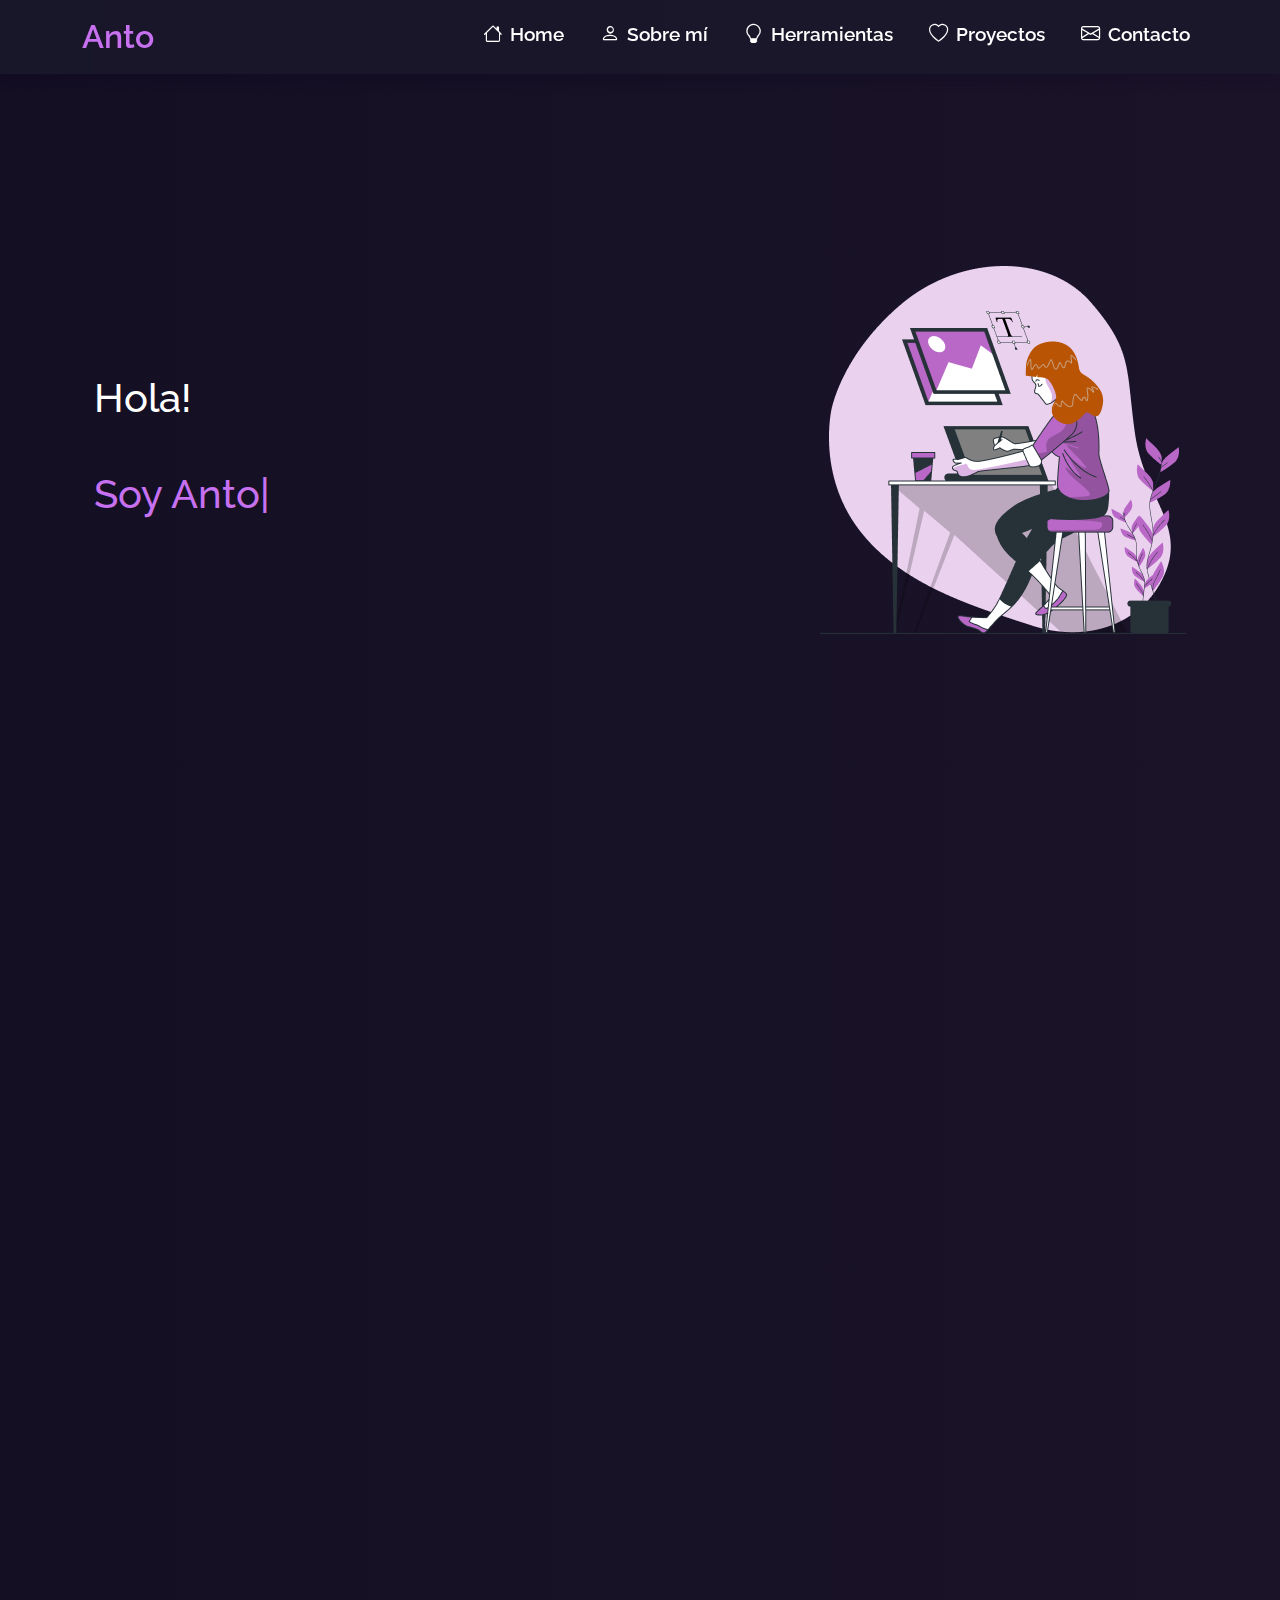
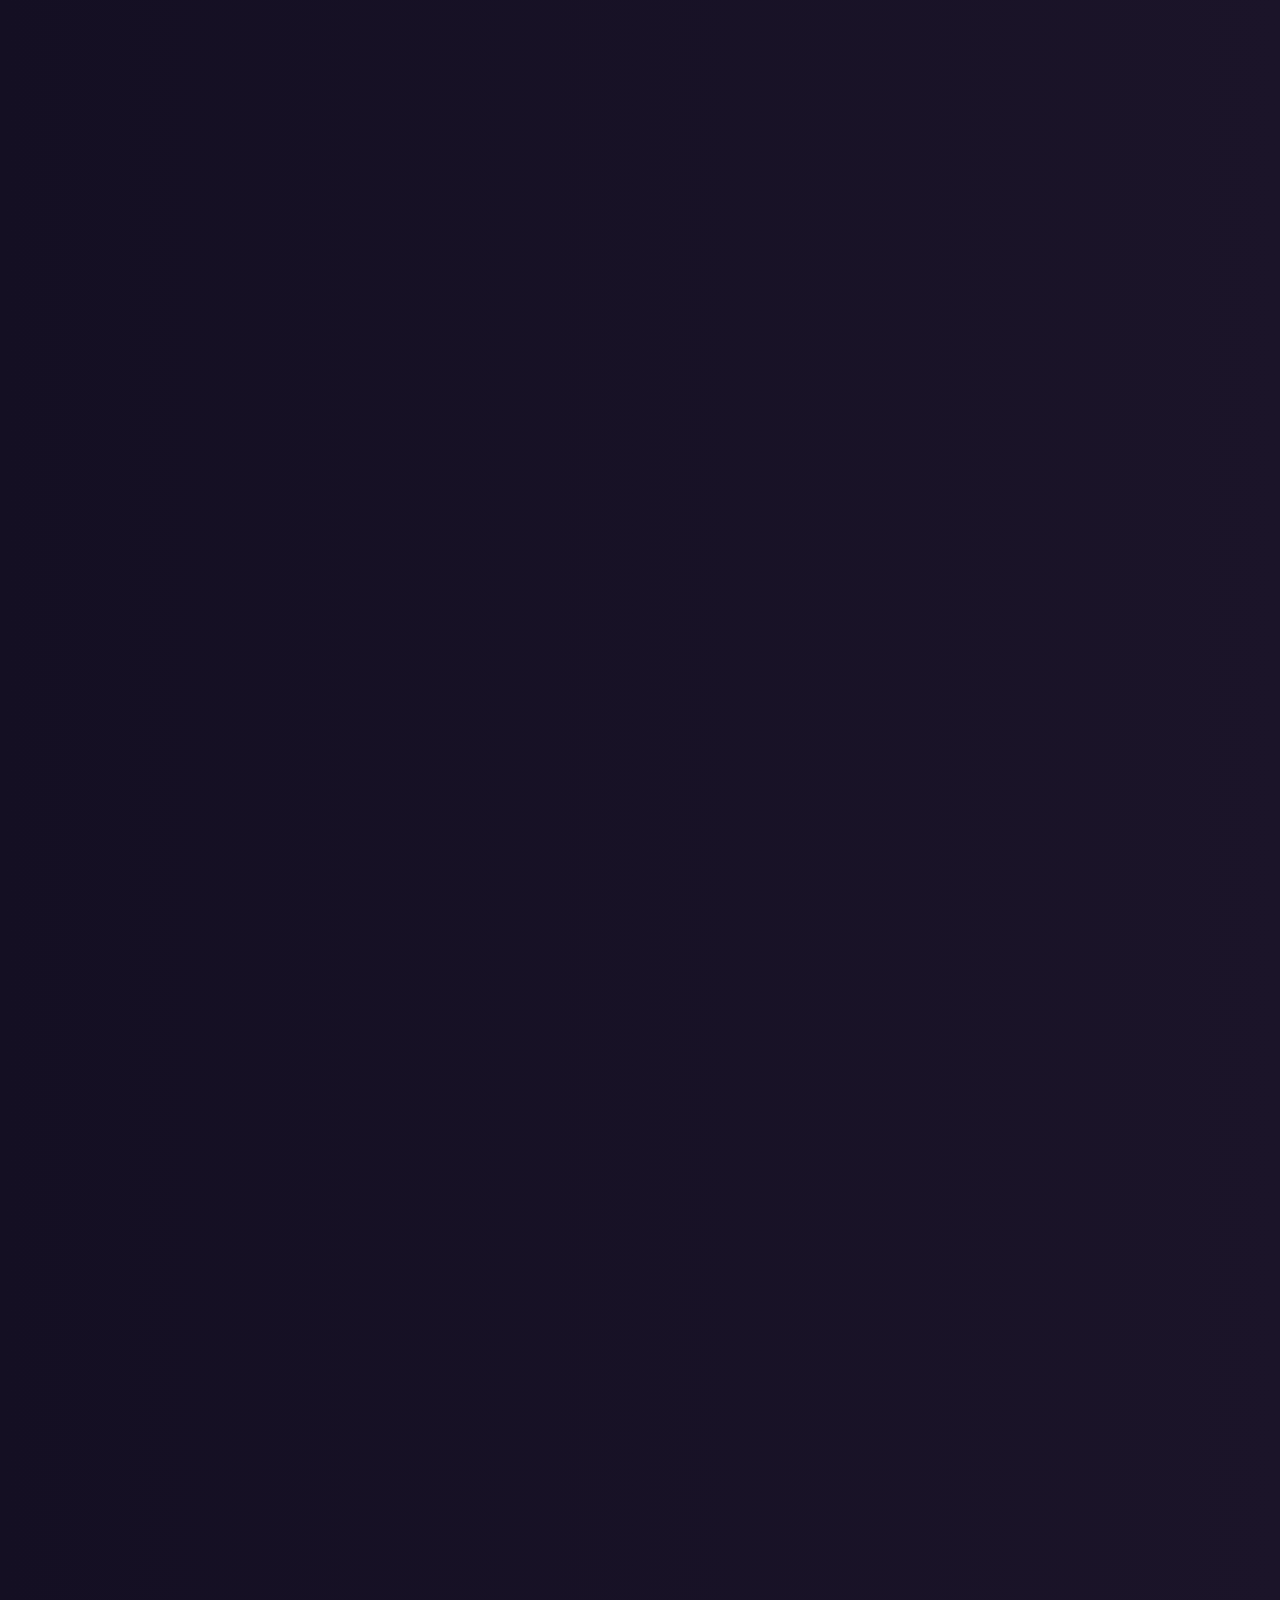
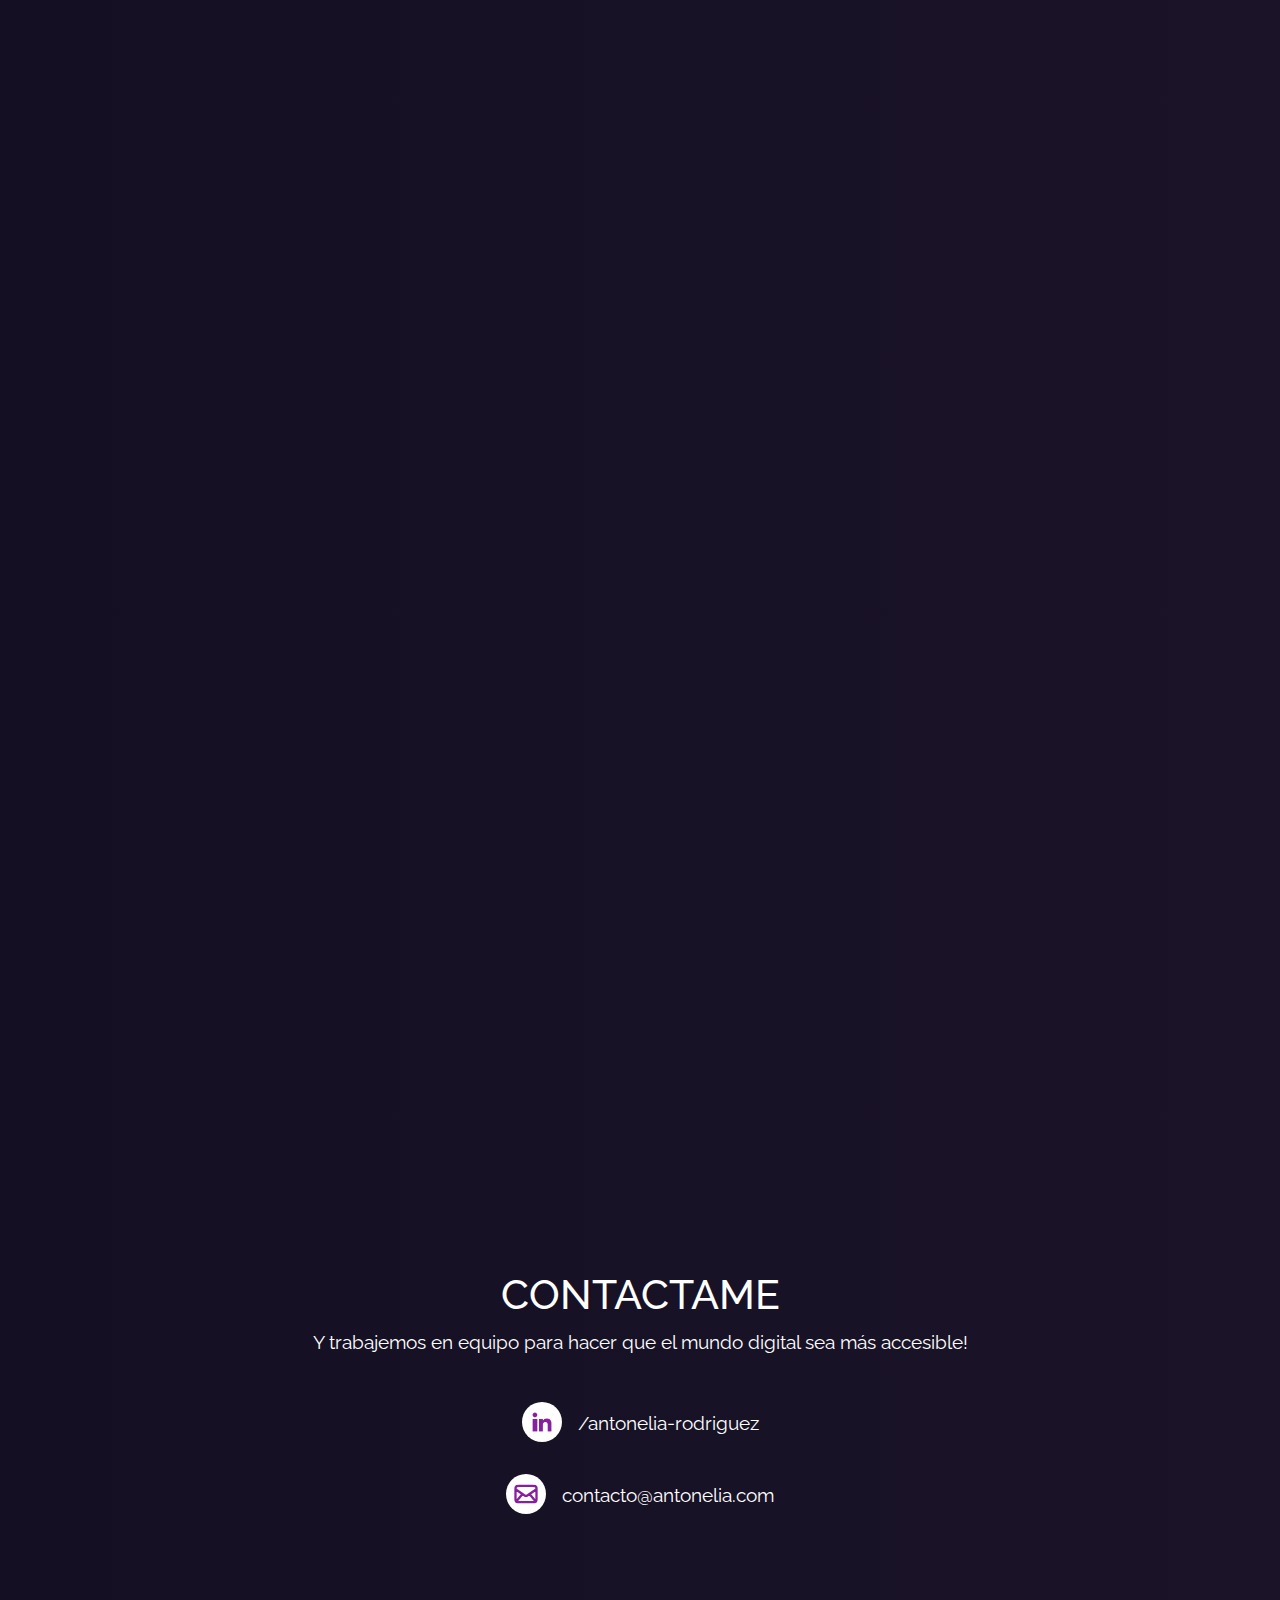
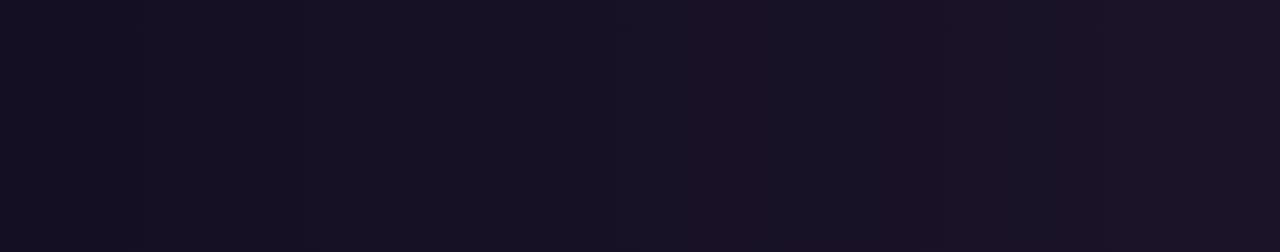
<file: index.html>
<!DOCTYPE html>
<html lang="es">
<head>
    <meta charset="UTF-8">
    <meta name="viewport" content="width=device-width, initial-scale=1.0">
    <title>Antonelia Rodriguez | Portfolio</title>

    <!-- Bootstrap Lib & Icons-->
    <link rel="stylesheet" href="lib/bootstrap-5.2.3/dist/css/bootstrap.css">
    <link rel="stylesheet" href="https://cdn.jsdelivr.net/npm/bootstrap-icons@1.5.0/font/bootstrap-icons.css">

    <!-- Animate lib -->
    <link rel="stylesheet" href="lib/animate.css/animate.css">

    <!--favicon-->
    <link rel="apple-touch-icon" sizes="180x180" href="assets/img/apple-touch-icon.png">
    <link rel="icon" type="image/png" sizes="32x32" href="assets/img/favicon-32x32.png">
    <link rel="icon" type="image/png" sizes="16x16" href="assets/img/favicon-16x16.png">

    <!-- Custom styles -->
    <link rel="stylesheet" href="styles/styles.css">

</head>
<body>
    <header>
        <nav class="sticky  fixed-top navbar navbar-expand-lg bg-body-tertiary navbar-dark">
            <div class="container">
              <a class="navbar-brand" href="#">Anto</a>
              <button class="navbar-toggler" type="button" data-bs-toggle="collapse" data-bs-target="#navbarSupportedContent" aria-controls="navbarSupportedContent" aria-expanded="false" aria-label="Toggle navigation">
                <span class="navbar-toggler-icon"></span>
              </button>
              <div class="collapse navbar-collapse" id="navbarSupportedContent">
                <ul class="navbar-nav ms-auto mb-2 mb-lg-0">
                  <li class="nav-item">
                    <a class="nav-link active" aria-current="page" href="#"><i class="bi bi-house"></i>Home</a>
                  </li>
                  <li class="nav-item">
                    <a class="nav-link" href="#sobre-mi"><i class="bi bi-person"></i>Sobre mí</a>
                  </li>
                  <li class="nav-item">
                    <a class="nav-link" href="#herramientas"><i class="bi bi-lightbulb"></i>Herramientas</a>
                  </li>
                  <li class="nav-item">
                    <a class="nav-link" href="#trabajos"><i class="bi bi-heart"></i>Proyectos</a>
                  </li>
                  <li class="nav-item">
                    <a class="nav-link" href="#contacto"><i class="bi bi-envelope"></i>Contacto</a>
                  </li>
                </ul>
              </div>
            </div>
          </nav>
    </header>

    <section class="section container" id="home">
        <div class="row justify-content-center align-items-center">
            <div class="col-12 col-lg-6 wow fadeInLeft">
                <h1>Hola!</h1>
                <!-- <h1>Soy <span>Antonelia Rodriguez</span></h1> -->
                <h1 class="mt-3 mt-lg-5"><span id="typedText"></span></h1>
            </div>
            <div class="col-12 col-lg-6 text-right wow fadeInRight mt-5 mt-lg-0">
                <img src="/assets/img/diseñadora.png" class="img-fluid" alt="ilustración de una diseñadora en su escritorio">
            </div>

        </div>

    </section>

    <section class="section container" id="sobre-mi">
      <div class="row align-items-center">
        <div class="col-12 col-lg-4 wow fadeInLeft">
          <img src="/assets/img/anto.png" alt="Imagen de Antonelia en blanco y negro con fondo color violeta" class="img-fluid">
        </div>
        <div class="col-12 col-lg-8 pl-4 wow fadeInRight">
          <h2>Sobre mí</h2>
          <p>Soy egresada en Diseño Multimedial por la <span>Escuela Da Vinci.</span> <br> ¿Mi pasión?, mejorar la accesibilidad y la experiencia en los sitios web</p>
          <p>Con una trayectoria de 3 años, me he dedicado al diseño y maquetado de distintos sitios, algunos ejemplos incluyen:</p>
          <ul>
            <li>Experiencias web para lanzamientos de productos</li>
            <li>Auditorios online para transmision de eventos</li>
            <li>Flujos de operaciones de usuarios dentro de sistemas bancarios</li>
            <li>Ecommerce para venta de vouchers</li>
          </ul>
          <p>Además trabajé como freelancer en la creación de sitios web para diversos profesionales tales como, dentistas, maquilladora y acompañante terapeutica.</p>

        </div>

      </div>

    </section>

    <section class="section container flex-column" id="herramientas">
      <h2 class="text-center wow fadeInDown">Herramientas que uso</h2>
      <div class="row justify-content-center mb-5 mt-5 wow fadeInDown">
        <h3 class="text-center mb-3">Diseñando</h3>
        <div class="col-3 col-lg-3 tech-icons">
          <img src="/assets/img/figma.png" alt="Logo de Figma en color blanco">
          <span>Figma</span>          
        </div>
        <div class="col-3 col-lg-3 tech-icons">
          <img src="/assets/img/illustrator.png" alt="Logo de Adobe Illustrator en color blanco">
          <span>Illustrator</span>
        </div>
        <div class="col-3 col-lg-3 tech-icons">
          <img src="/assets/img/photoshop.png" alt="Logo de Adobe Photoshop en color blanco">
          <span>Photoshop</span>
        </div>
      </div>

      <div class="row justify-content-center mt-5 wow fadeInDown">
        <h3 class="text-center mb-3">Si me toca codear</h3>
        <div class="col-3 col-lg-3 tech-icons">
          <img src="/assets/img/html.png" alt="Logo de lenguaje HMTL">
          <span>HMTL</span>          
        </div>
        <div class="col-3 col-lg-3 tech-icons">
          <img src="/assets/img/css.png" alt="Logo de lenguaje CSS">
          <span>CSS</span>
        </div>
        <div class="col-3 col-lg-3 tech-icons">
          <img src="/assets/img/sass.png" alt="Logo de lenguaje SASS">
          <span>Sass</span>
        </div>
        <div class="col-3 col-lg-3 tech-icons">
          <img src="/assets/img/javascript.png" alt="Logo de lenguaje javascript">
          <span>Javascript</span>
        </div>
        <div class="col-3 col-lg-3 tech-icons">
          <img src="/assets/img/bootstrap.png" alt="Logo de Bootstrap">
          <span>Bootstrap</span>
        </div>
        <div class="col-3 col-lg-3 tech-icons">
          <img src="/assets/img/angular.png" alt="Logo de Angular">
          <span>Angular</span>
        </div>  
      </div> 
    </section>

    <section class="section" id="trabajos">
      <div class="container">
        <h2 class="text-center mb-3 mb-lg-5 wow fadeInDown">Algunos de mis trabajos</h2>

      <div class="row wow fadeInDown">
        <div class="col-12 col-lg-6">
          <img src="/assets/img/timesheet.webp" class="img-fluid" alt="Imagen de portada de un gestor de horas de trabajo con una ilustración de un pulpo violeta">
        </div>
        <div class="col-12 col-lg-6">
          <h3>Rediseño en equipo</h3>
          <p>En uno de mis trabajos, los empleados teníamos que usar una herramienta para registrar las horas de trabajo que se empleaban para cada proyecto o cliente.</p>
          <p>Pero nos dimos cuenta de que muchos de nosotros teníamos dificultades al momento de usarla.</p>
          <p>Por eso, tomamos el caso y decidimos hacer un rediseño aplicando mejoras basadas en las entrevistas que tuvimos con los usuarios.</p>
          <a class="btn btn-primary" role="button" href="https://www.behance.net/gallery/134297687/Timesheet" target="_blank">Ver caso en Behance</a>
        </div>
      </div>

      <div class="row wow fadeInDown">
        <div class="col-12 col-lg-6">
          <img src="/assets/img/viernes-de-siluetas.webp" class="img-fluid" alt="Imagen de portada de un gestor de horas de trabajo con una ilustración de un pulpo violeta">
        </div>
        <div class="col-12 col-lg-6">
          <h3>Trabajo y me divierto</h3>
          <p>Realizar juegos es un buen ejercicio de UX/UI, son proyectos donde la interacción del usuario es clave y donde tenemos que encontrar un equilibrio entre hacer un juego lo suficientemente dificil para desafiar al usuario a que pueda resolverlo pero no tanto para que pueda tener la satisfacción de ganarlo.</p>
          <p>Este es un proyecto diseñado y desarrollado por mi durante la cursada de mi carrera.</p>
          <a class="btn btn-primary" role="button" href="https://www.antonelia.com/viernes-de-siluetas" target="_blank">Te animás a jugarlo?</a>
        </div>
      </div>

      </div>
    </section>

    <section class="section container" id="contacto">
      <div class="row justify-content-center align-items-center text-center">
        <h2>Contactame</h2>
      <p>Y trabajemos en equipo para hacer que el mundo digital sea más accesible!</p>
      <ul>
        <li class="social-icons">
          <a href="https://www.linkedin.com/in/antonelia-rodriguez/" target="_blank"><img src="/assets/img/linkedin.png" alt="Ícono de linkedin" class="img-fluid linkedin-icon contact-icon">/antonelia-rodriguez</a>
        </li>
        <li>
          <a href="mailto:contacto@antonelia.com"><img src="/assets/img/mail.svg" alt="" class="img-fluid mail-icon contact-icon">contacto@antonelia.com</a>
        </li>
      </ul>
      </div>
    </section>
    
    <!--JS-->
    <script src="lib/bootstrap-5.2.3/dist/js/bootstrap.bundle.js"></script>
    <script src="lib/jQuery-3.6.4/jquery-3.6.4.min.js"></script>

    <script src="js/typed.js"></script>
    
    <!-- Wow lib -->
    <script src="lib/wow/wow.min.js"></script>
    <script>
        new WOW().init();
    </script>

    <script src="js/custom.js"></script>

</body>
</html>
</file>
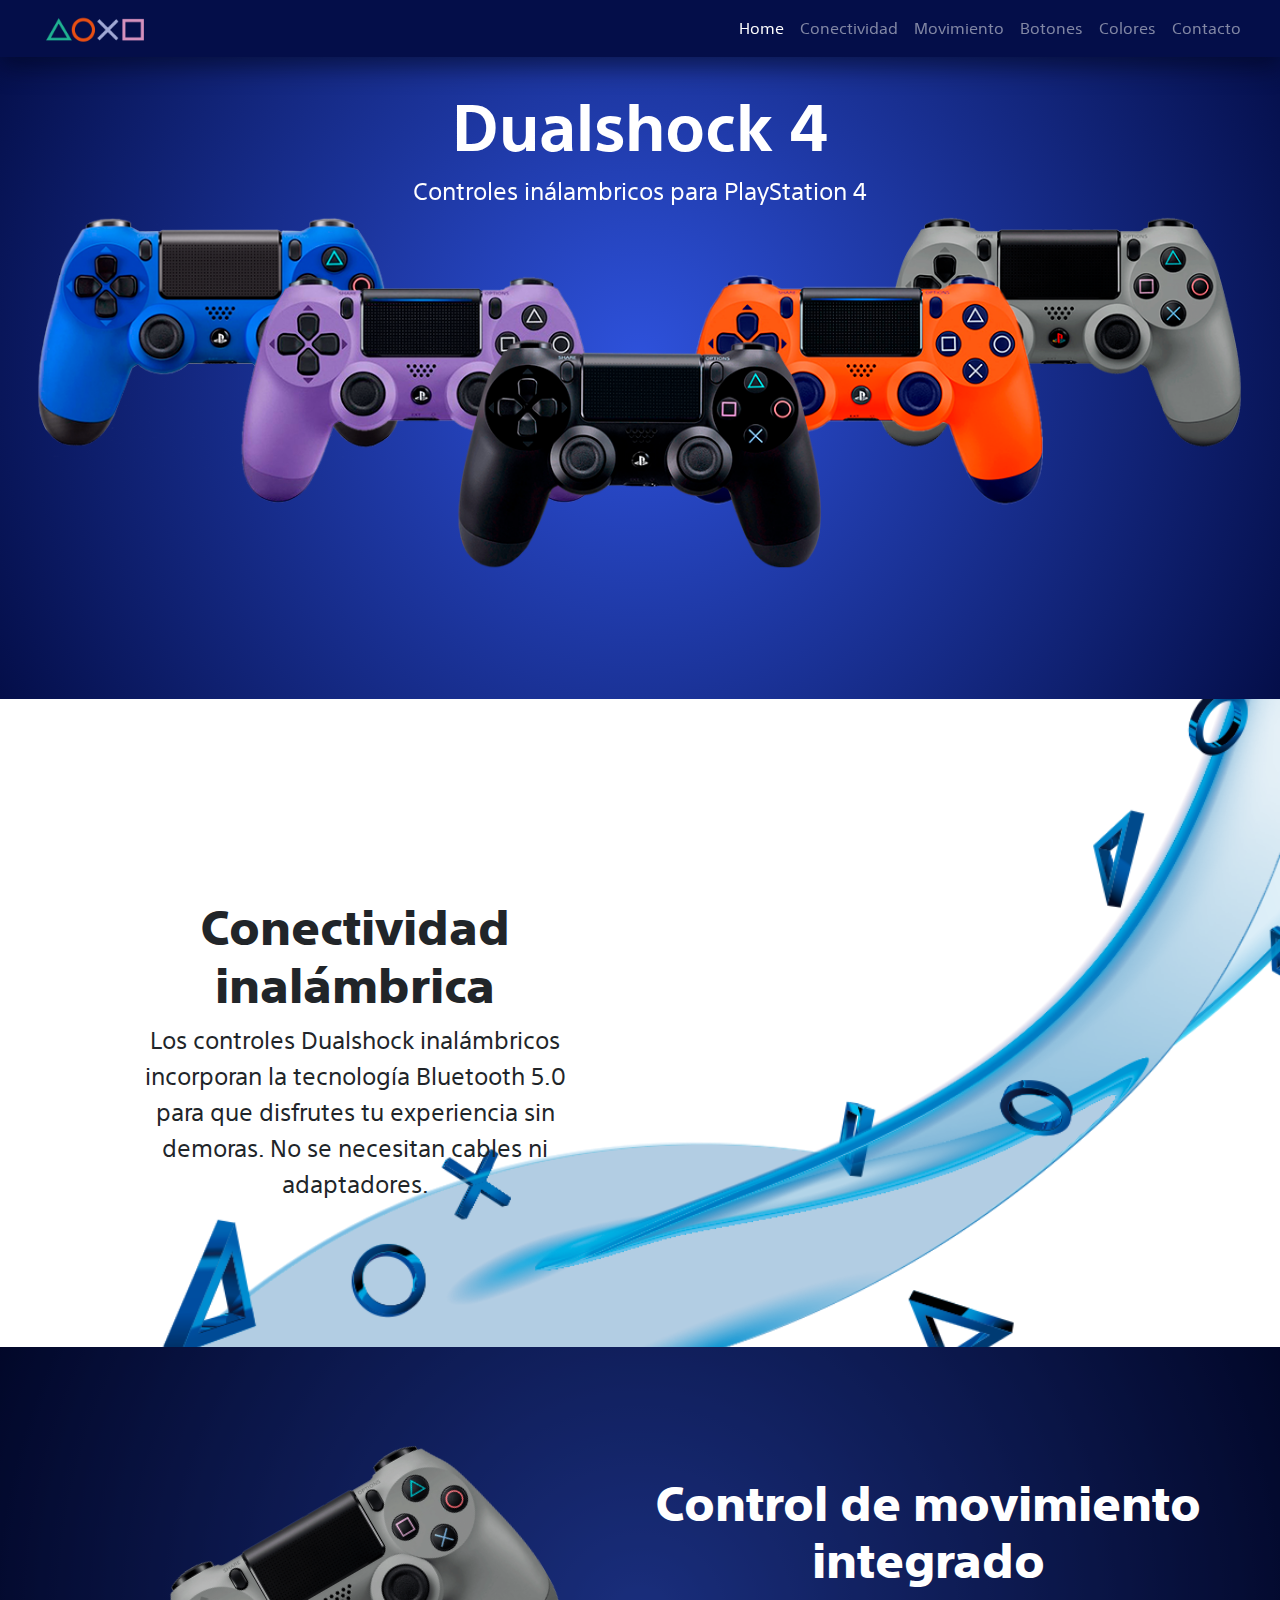
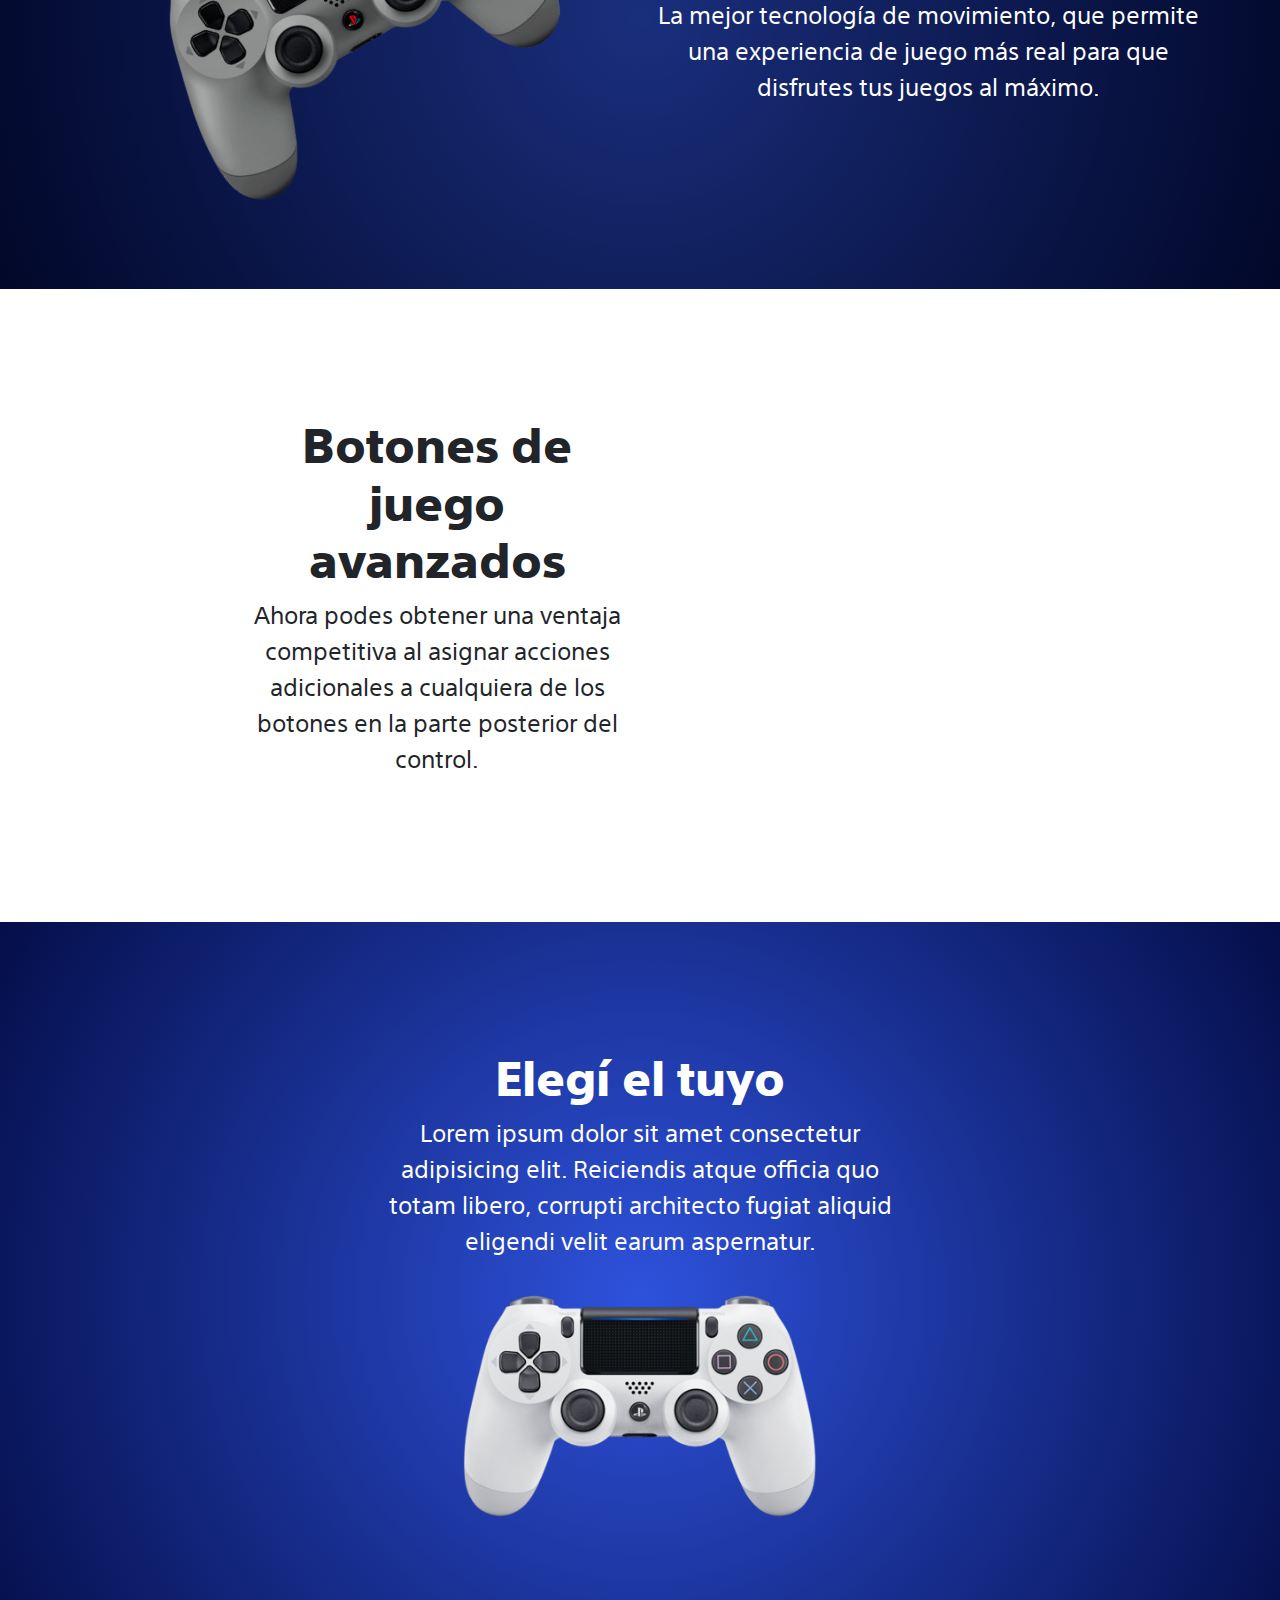
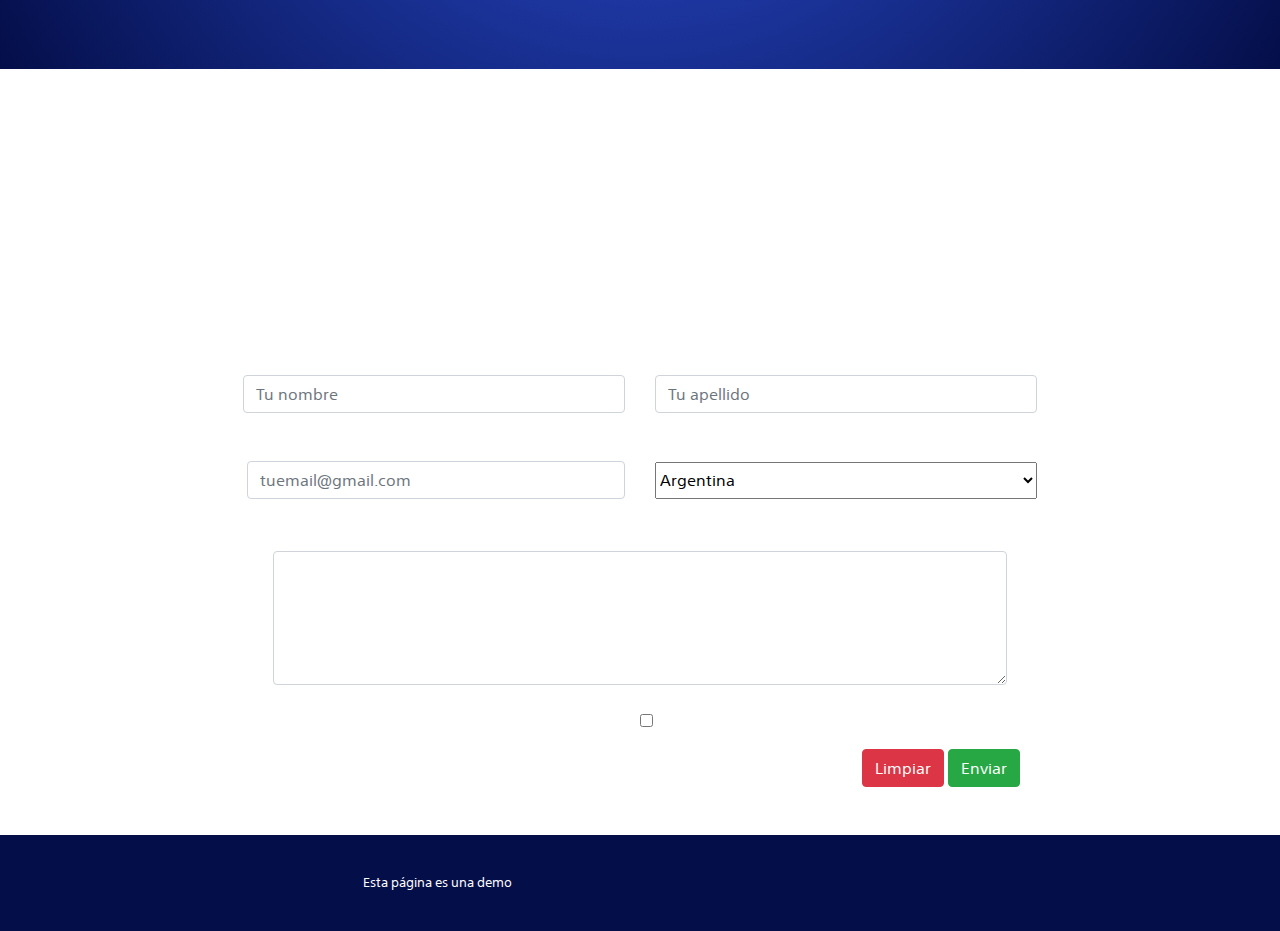
<file: Parallax Dualshock/Parallax Dualshock/index.html>
<!DOCTYPE html>
<html lang="es">
<head>
    <meta charset="UTF-8">
    <meta name="viewport" content="width=device-width, initial-scale=1.0">
    <link rel="stylesheet" href="librerias/bootstrap.min.css">
    <!-- FONT AWESOME -->
    <link rel="stylesheet" href="https://use.fontawesome.com/releases/v5.15.3/css/all.css" integrity="sha384-SZXxX4whJ79/gErwcOYf+zWLeJdY/qpuqC4cAa9rOGUstPomtqpuNWT9wdPEn2fk" crossorigin="anonymous">
    
    <link rel="stylesheet" href="style/estilos.css">
    <link rel="stylesheet" href="style/estilos-mobile.css">
    <link rel="stylesheet" href="style/font/style.css">
    <title>Dualshock</title>
</head>
<!-----------------------------------------------------------------------------CONTENIDO DEL SITIO BODY------------------>
<body>
    <header>
        <nav class="navbar navbar-expand-lg navbar-dark">
            <div class="container-fluid">
              <a class="navbar-brand text-left" href="#"><img src="img/logo.png" alt=""></a>
              <button class="navbar-toggler" type="button" data-toggle="collapse" data-target="#navbarNavAltMarkup" aria-controls="navbarNavAltMarkup" aria-expanded="false" aria-label="Toggle navigation">
                <span class="navbar-toggler-icon"></span>
              </button>
              <div class="collapse navbar-collapse" id="navbarNavAltMarkup">
                <div class="navbar-nav ml-auto">
                  <a class="nav-link active" aria-current="page" href="#uno">Home</a>
                  <a class="nav-link" href="#dos">Conectividad</a>
                  <a class="nav-link" href="#tres">Movimiento</a>
                  <a class="nav-link" href="#cuatro" tabindex="-1">Botones</a>
                  <a class="nav-link" href="#cinco" tabindex="-1">Colores</a>
                  <a class="nav-link" href="#seis" tabindex="-1">Contacto</a>
                </div>
              </div>
            </div>
          </nav>
    </header>
    <!-------------------------------------------------SECCION UNO----------------->
    <section id="uno"
             data-top="filter: blur(0px);"
             data-top-center="filter: blur(10px);">
        <h1>Dualshock 4</h1>
        <p>Controles inálambricos para PlayStation 4</p>
        <img src="img/header.png" alt="Dualshock">
    </section>
    <!-------------------------------------------------SECCION DOS----------------->
    <section  id="dos" class="container"
    data-center="background-position: center 0px;" 
    data-top-bottom="background-position: center -100px;" 
    data-bottom-top="background-position: center 00px;">
        <div class="row"  id="flote">
            <div class=" col-12 col-md-5">
                <h2>Conectividad inalámbrica</h2>
                <p>Los controles Dualshock inalámbricos incorporan la tecnología Bluetooth 5.0 para que disfrutes tu experiencia sin demoras. No se necesitan cables ni adaptadores.</p>
            </div>
            <div class=" col-12 col-md-7"
                 data-bottom-top="right: -800px;"
                 data-center="right: 0px;">
                <img src="img/top.gif" alt="dualshocktop">
            </div>

        </div>   
    </section>
    <!-------------------------------------------------SECCION TRES-----------------> 
    <section  id="tres" class="container">
        <div class="row">
            <div class="col-12 col-md-6"
                 data-bottom-top="transform: rotate(-30deg);"
                 data-center="transform: rotate(0);">
                <img src="img/controlgris.png" alt="dualshockgris">
            </div>
            <div class="col-12 col-md-6">
                <h2>Control de movimiento integrado</h2>
                <p>La mejor tecnología de movimiento, que permite una experiencia de juego más real para que disfrutes tus
                    juegos al máximo.</p>

            </div>

        </div>
    </section>
    <!-------------------------------------------------SECCION CUATRO----------------->
    <section  id="cuatro" class="container"
       data-center="background-position: center 0px;" 
       data-top-bottom="background-position: center -100px;" 
       data-bottom-top="background-position: center 100px;">
        <div class="row">

            <div class=" col-12 col-md-5">
                <h2>Botones de juego avanzados</h2>
                <p>Ahora podes obtener una ventaja competitiva al asignar acciones adicionales a cualquiera de los botones en la parte posterior del control.</p>
            </div>

            <div class=" col-12 col-md-7"
                 data-bottom-top="transform: scale(0);"
                 data-center="transform: scale(1);">
                <img src="img/back.png" alt="dualshockback">
            </div>

        </div>
    </section>
    <!-------------------------------------------------SECCION CINCO----------------->
    <section  id="cinco" class="container">
        <div class="row">
          <div class="col-12">
            <h2>Elegí el tuyo</h2>
            <p>Lorem ipsum dolor sit amet consectetur adipisicing elit. Reiciendis atque officia quo totam libero, corrupti architecto fugiat aliquid eligendi velit earum aspernatur.</p>
          </div>
        </div>
        <div class="row">

            <div class="col-12 col-md-4"
                 data-bottom-top="right: -300px; opacity: 0;"
                 data-center="right: 0px; opacity: 1;">
                <img src="img/naranja.png" alt="dualshocknaranja">
            </div>

            <div class="col-12 col-md-4">
                <img src="img/blanco.png" alt="dualshockvioleta">
            </div>

            <div class="col-12 col-md-4" id="violeta"
                 data-bottom-top="left: -300px; opacity: 0;"
                 data-center="left: 0px; opacity: 1;">
                <img src="img/violeta.png" alt="dualshockvioleta">
            </div>

        </div>
    </section>
    <!-------------------------------------------------SECCION SEIS FORMULARIO----------------->
    <section id="seis"
    data-top-bottom="background-position: center 50px;" 
    data-bottom-top="background-position: center -150px;">
        <aside id="contacto">
            <div class="container">
                <div  class="row">
                    <div class="col-12">
                        <h2 class="pb-4">Contactate</h2> 
                        <p class="pb-5">Completá tus datos y un representante oficial <br>de PlayStation se comunicará con vos.</p>
                    </div>
                </div>

                <form action="enviar_formulario.php" method="post" enctype="multipart/form-data" class="formulario container">
                    <div class="row">
                        <div class="form-group col-12 col-sm">
                             <label for="nombre">Nombre</label>
                             <input type="text" class="form-control bg-muted" id="nombre" placeholder="Tu nombre">
                         </div>
                         <div class="form-group col-12 col-sm">
                            <label for="apellido">Apellido</label>
                            <input type="text" class="form-control bg-muted" id="apellido" placeholder="Tu apellido">
                        </div>
                    </div> 

                    <div class="row">.
                        <div class="form-group col-12 col-sm">
                           <label for="mail">Email</label>
                           <input type="email" name="mail" class="form-control bg-muted" id="mail" aria-describedby="ayudamail" placeholder="tuemail@gmail.com">
                           <small id="ayudamail" class="form-text text-muted"><span class="text-white"></span></small>
                        </div>

                        <div class="col-12 col-md-6">
                          <h3>Selecciona tu país</h3>
                            <select id="pais" name="pais">
                                <option value="volvo">Argentina</option>
                                <option value="saab">Brasil</option>
                                <option value="saab">Bolivia</option>
                                <option value="fiat">Chile</option>
                                <option value="audi">Paraguay</option>
                                <option value="audi">Peru</option>
                                <option value="audi">Mexico</option>
                            </select>
                        </div>
                    </div>

                    <div id="cajaComentario" class="form-group">
                        <label for="comentario">Comentario</label>
                        <textarea name="comentario" cols="30" rows="5" id="comentario" class="form-control bg-muted"></textarea>
                    </div>

                    <div id="enviarform">
                        <div class="form-group form-check mt-4">
                            <input type="checkbox" name="informacion" value="acepto" class="form-check-input" id="acepto">
                            <label class="form-check-label" for="acepto">Acepto recibir información</label>
                        </div>

                        <input type="reset" value="Limpiar" class="btn btn-danger">
                        <input type="submit" value="Enviar" class="btn btn-success">
                    </div>    
                </form>
            </div>
        </aside>
    </section>
    <footer class="negro p-3 container-fluid">
        <div class="container-fluid">
         <div class="row">
             <p class="d-inline text-white col-sm-8 my-auto">Esta página es una demo</p>
             <nav class="d-inline col navbar col-sm-4 container my-auto">
                 <ul class="navbar-nav row d-inline m-auto">
                     <li class="d-inline nav-item col-3"><a class="nav-link d-inline" href="https://www.facebook.com/"><i class="fab fa-facebook-square"></i></a></li>
                     <li class="d-inline nav-item col-3"><a class="nav-link d-inline" href="https://www.instagram.com/"><i class="fab fa-instagram-square"></i></a></li>
                     <li class="d-inline nav-item col-3"><a class="nav-link d-inline" href="https://www.twitter.com/"><i class="fab fa-twitter-square"></i></i></a></li>
                     <li class="d-inline nav-item col-3"><a class="nav-link d-inline" href="https://www.youtube.com/"><i class="fab fa-youtube-square"></i></i></a></li>
                 </ul>
             </nav>
         </div>
         </div>
     </footer>                  
    <script src="librerias/jquery-3.3.1.js"></script>
    <script src="librerias/skrollr.js"></script>
    <script src="librerias/bootstrap.bundle.js"></script>
    <script>
        var mobile= 768;
        var plugin=skrollr.init({forceHeight:false,render:function(data){console.log(data.curTop);}});$(window).resize(function(){redimensionar();});redimensionar();function redimensionar(){var anchoVentana=$(window).width();if(anchoVentana<=mobile-17||screen.width<=mobile){skrollr.init().destroy();}else{var plugin=skrollr.init({forceHeight: false,render: function(data) {console.log(data.curTop);}});}}
    </script>
</body>
</html>
</file>
<file: styles/styles.css>
/* Raleway Google Font */
@import url('https://fonts.googleapis.com/css2?family=Raleway:ital,wght@0,100;0,200;0,300;0,400;0,500;0,600;0,700;0,800;0,900;1,100;1,200;1,300;1,400;1,500;1,600;1,700;1,800;1,900&display=swap');

@import url(colors.css);
body{
    font-family: 'Raleway', 'Arial', sans-serif;
    background: var(--body-bg-color);
    background-image: linear-gradient(270deg,#1b1429,#140f23);
    color: var(--text-color)!important;
    font-size: 1rem;
    overflow-x: hidden;
}
a{
    color: var(--text-color)!important;
}
p{
    font-size: 1.2em;
}
section li{
    font-size: 1.2em;
}
#contacto li{
    list-style: none;
}
a{
    text-decoration: none;
}
h2{
    font-size: calc(1.375rem + 1.5vw);
    font-weight: 500;
}
.text-right{
    text-align: right;
}
/*Scrollbar   */

::-webkit-scrollbar {
    width: 7px;
}
  
/* Track */
::-webkit-scrollbar-track {
    background: #2d1950;
}
  
/* Handle */
::-webkit-scrollbar-thumb {
    background: rgba(178, 121, 216, 0.959);
    border-radius: 12px;
}
  
/* Handle on hover */
::-webkit-scrollbar-thumb:hover {
    background: rgba(222, 130, 235, 0.911);
    border-radius: 12px;
}

h1 span{
    color: var(--imp-text-color);
}

section{
    min-height: 100vh;
    width: 100vw;
    display: flex;
    justify-content: center;
    align-items: center;
    padding-top: 10%;
    padding-bottom: 10%;
}
section .row{
    width: 100%;
}
section h2{
    text-transform: uppercase;
}
.pl-4{
    padding-left: 2rem
}

.btn-primary{
    font-weight: 600;
    background: var(--imp-text-color);
    border: solid 1.7px var(--imp-text-color);
}
.btn-primary:hover{
    background: rgba(200, 137, 230, 0.637) !important;
    border: solid 2.2px rgba(200, 137, 230, 0.637) !important;
    box-shadow: 4px 5px 4px 3px rgba(89, 4, 168, 0.137) !important;
}

/* Navbar */

.sticky {
    -webkit-backdrop-filter: blur(15px)!important;
    backdrop-filter: blur(15px)!important;
    background-color: #1b1a2ea9!important;
    box-shadow: 0 10px 10px 0 rgba(9,5,29,.171)!important;
}

.navbar-brand{
    font-size: 2rem;
    font-weight: 600;
    color: var(--imp-text-color)!important;
}

.navbar{
    font-size: 1.2rem;
}
.navbar i{
    margin-right: 0.5rem;
}

.navbar-nav .nav-link{
    font-weight: 600;
    padding-left: 1rem;
    padding-right: 1rem;
}
.navbar-nav .nav-item{
    margin-left: 20px;
}

.navbar-nav .nav-item a::after {
    content: "";
    position: relative;
    display: block;
    height: 5px;
    width: 0;
    border-radius: 16px;
    background: #c95bf5;
    bottom: 1px;
    left: 0;
    z-index: -1;
    transition: all 0.3s ease-out 0s;
}
.navbar-nav .nav-item a:hover::after {
    width: 100%;
}

/* Home */
#home .row{
    margin: auto;
}

@media(max-width: 991px){
    #home{
        padding-top: 7rem;
    }
    
    #home .row div:nth-child(1){
        height: 6.5rem;
    }
}
/* Sobre mi */
@media(max-width:991px){
    #sobre-mi img{
        max-width: 50%;
        margin-bottom: 3rem;
    }
    #sobre-mi .col-lg-4{
        text-align: center;
    }
}


/* Herramientas */
#herramientas img{
    max-width: 50px;
}
@media(min-width:992px){
    #herramientas .row{
        padding-left: 20%;
        padding-right: 20%;
    }
}

.tech-icons {
    margin: 15px !important;
    padding: 10px !important;
    opacity: 0.93 !important;
    border: 1.7px solid rgba(200, 137, 230, 0.637) !important;
    vertical-align: middle !important;
    text-align: center !important;
    border-radius: 5px !important;
    display: table !important;
    box-shadow: 4px 5px 4px 3px rgba(89, 4, 168, 0.137) !important;
    overflow: hidden !important;
    transition: all 0.4s ease 0s !important;
    text-align: center;
}
  
@media (max-width: 767px) {
    .tech-icons {
      margin: 10px !important;
    }
}
  
.tech-icons:hover {
    transform: scale(1.05) !important;
    overflow: hidden !important;
    border: 2.2px solid rgba(197, 115, 230, 0.883) !important;
}
.tech-icon-images {
    padding: 20px !important;
    line-height: 1.6 !important;
}
.tech-icons img{
    display: block;
    margin: auto;
}
.tech-icons span{
    font-size: 1rem;
    display: block;
    margin-top: 1rem;
}

#trabajos img{
    border-radius: 10px;
}
#trabajos .row{
    padding-top: 2rem;
    padding-bottom: 2rem;
}
@media(max-width:991px){
    #trabajos h3{
        margin-top: 2rem;
        margin-bottom: 1rem;
    }
    #trabajos .row{
        margin: auto;
    }
}
@media(min-width:992px){
    #trabajos .row{
        padding-top: 4rem;
        padding-bottom: 4rem;
        align-items: center;
    }
}


#contacto li{
    margin-top: 2rem;
}

.contact-icon{
    height: 40px;
    width: 40px;
    background-color: white;
    border-radius: 50%;
    padding: 6px;
    margin-right: 1rem;
    position: relative;
    top: -3px;
}

.home-social-icons {
    background: hsla(0,0%,100%,.972)!important;
    border-radius: 50%!important;
    font-size: 1.2em!important;
    height: 40px!important;
    line-height: 2em!important;
    text-align: center!important;
    transition: .5s!important;
    width: 40px!important;
}

.home-social-icons:hover {
    box-shadow: 0 0 5px #87209e;
    color: #87209e;
    text-shadow: 0 0 2px #87209e;
}
</file>
<file: Parallax Dualshock/Parallax Dualshock/style/estilos.css>
/**************************************REGLAS GENERALES*/
* {
    margin: 0;
    padding: 0;
}

body{
    font-family: Arial, Helvetica, sans-serif;
    text-align: center;
    font-family: 'SST Roman';
    font-style: normal;
    font-weight: normal;
    src: local('SST Roman'), url('SSTRg.woff') format('woff');
}

/* width */
::-webkit-scrollbar {
    width: 10px;
  }
  
  /* Track */
  ::-webkit-scrollbar-track {
    /* box-shadow: inset 0 0 5px grey;  */
    border-radius: 10px;
    background: rgb(24, 24, 24);
  }
   
  /* Handle */
  ::-webkit-scrollbar-thumb {
    background: #353535;
    border-radius: 10px;
  }
  
  /* Handle on hover */
  ::-webkit-scrollbar-thumb:hover {
    background: #6fc0bd;
  }

h1, h2{
    font-size: 2.5em;
    font-weight: 600;
    font-family: 'SST Heavy';
    font-style: normal;
    font-weight: normal;
    src: local('SST Heavy'), url('SSTHeavy.woff') format('woff');
}

h2{
    font-size: 3em;
}

p{
    font-size: 1.5em;
}

img{
    max-width: 70%;;
}

#dos, #tres, #cuatro, #cinco{
    padding: 4em;
    padding-top:8em !important;
    padding-bottom: 8em !important;
}

.row{
    margin: 0px;
}
/**************************************HEADER*/
header{
    position: fixed;
    top: 0;
    z-index: 1;
    width: 100vw;
    background-color: rgb(4,14,73);
    z-index: 10000;
    box-shadow: 0px 10px 23px 0px rgba(2,6,29,0.58);
-webkit-box-shadow: 0px 10px 23px 0px rgba(2,6,29,0.58);
-moz-box-shadow: 0px 10px 23px 0px rgba(2,6,29,0.58);
    
}
header img{
    max-width: 20%;
}

/**************************************REGLAS SECCION UNO*/
#uno{

    text-align: center;
    background: rgb(16,105,218);
    background: rgb(4,14,73);
/* background: linear-gradient(90deg, rgba(4,14,73,1) 0%, rgba(46,82,220,1) 100%); */
    background: rgb(46,82,220);
    background: radial-gradient(circle, rgba(46,82,220,1) 0%, rgba(4,14,73,1) 100%);
    color: white;
    padding-bottom: 8em;
    margin-top: 2%;

    
}

#uno h1{
    padding-top: 1em;
    font-size: 4em;;
    text-shadow: rgba(120,120,120,1);
    font-family: 'SST Bold';
    font-style: normal;
    font-weight: normal;
    src: local('SST Bold'), url('SSTBold.woff') format('woff');
        
}

#uno p{
    margin-bottom: 5px;
    padding-bottom: 0px;
}

#uno img{
    max-width: 100%;
}

/**************************************REGLAS SECCION DOS*/
#dos{
    padding: 4em;
    padding-left: 7em;
    /* background: url(../img/pswave.png) no-repeat fixed; */
    background-image: url('../img/pswave.png');
    background-position: cover;
    background-repeat: no-repeat;
    background-size: cover;
    padding-right: 0px;
    max-width: 100vw;

}

#dos h2{
    margin-top: 1.5em;;
}

#flote{
    overflow: hidden;
}

/**************************************REGLAS SECCION TRES*/

#tres{
    background: rgb(46,82,220);
    background: radial-gradient(circle, rgba(46,82,220,1) 0%, rgba(4,14,73,1) 100%);
    /*background: url(../img/text-fondo.jpg) no-repeat fixed;
    background-size: cover;*/
    box-shadow:inset 0 0 0 2000px rgba(0, 0, 0, 0.432);
    max-width: 100vw;
    color: white;
}

#tres .col-5{
    padding-right: 2em;
    padding-top: 4em;
}
/**************************************REGLAS SECCION CUATRO*/
#cuatro{
    background: url(../img/pswave2.png) no-repeat fixed;
    background-size: cover;
    max-width: 100vw;
    padding: 6em;
    padding-left: 14em;
    padding-right: 2em;
}

/**************************************REGLAS SECCION CINCO*/

#cinco {
    background: rgb(46,82,220);
    background: radial-gradient(circle, rgba(46,82,220,1) 0%, rgba(4,14,73,1) 100%);
    max-width: 100vw;
    color: white;
}

#cinco img{
    max-width: 100%;
}
 #violeta{
     z-index: 1000;
 }

 #cinco p{
     padding-right: 12em;
     padding-left: 12em;
 }

 /**************************************REGLAS SECCION SEIS*/

#seis{
    padding-top: 3em;
    padding-bottom: 3em;
    background: url(../img/wp2608160.jpg) no-repeat fixed;
    background-size: cover;
    background-position: y-0;
    color: white;
} 

form{
    text-align: left;
}

form div{
    padding-left: 10em;
    padding-right: 10em;
}

 h3{
  
     font-size: 1em;
     margin-bottom: 14px;
     
}

select{
  width: 100%;
  height: 2.3em;
}

#enviarform{
    text-align: right;
}

#contacto .container .row {
    padding-right: 8em;
    padding-left: 8em;
}

#cajaComentario{
    padding-right: 10.8em;
    padding-left: 10.8em;

}
footer{
    background-color: rgb(4,14,73);
}
footer p{
    font-size: .8rem;
}
.nav-link i{
    color: rgb(196, 202, 233);
    font-size: 2rem;
}

footer ul{
    width: 100%;
}
</file>
<file: Parallax Dualshock/Parallax Dualshock/style/estilos-mobile.css>
@media(max-width: 768px){
    p{
        font-size: 1em;
    }

    h2{
        font-size: 2em;
    }

    #uno {
        margin-top: 16%;
        padding: 0 5%;
        padding-bottom: 5em;
        
    }

    #uno p{
        margin-bottom: 6%;
    }

    #uno h1{
        font-size: 2.5em;
    }

    #dos, #tres, #cuatro, #cinco, #seis{
        padding: 0;
    }

    #cinco p{
        padding: 0;
    }

    #contacto{
        padding-top: 15%;
        padding-bottom: 15%;
    }

    #contacto .container .row {
        padding: 0;
    }
    #cajaComentario, #enviarform {
        padding: 0;
    }

    .form-check{
        margin: 0;
        padding: 0;
        padding-right: 2.2rem;
        margin-bottom: 2rem;
    }

    footer{
       
        background: black;
    }

    footer p{
        font-size: 0.6rem;
    }

    footer .nav-item{
        padding-right: 5px;
        padding-left: 5px;
    }

    .navbar-brand{
        width: 70%;
    }

    .navbar-brand img{
        max-width: 80%;
    }

    #cinco img{
        max-width: 80%;
    }
}
</file>
<file: Parallax Dualshock/Parallax Dualshock/style/font/style.css>
/* #### Generated By: http://www.cufonfonts.com #### */

@font-face {
font-family: 'SST Roman';
font-style: normal;
font-weight: normal;
src: local('SST Roman'), url('SSTRg.woff') format('woff');
}


@font-face {
font-family: 'SST Condensed';
font-style: normal;
font-weight: normal;
src: local('SST Condensed'), url('SSTRgCn.woff') format('woff');
}


@font-face {
font-family: 'SST Italic';
font-style: normal;
font-weight: normal;
src: local('SST Italic'), url('SSTRgIt.woff') format('woff');
}


@font-face {
font-family: 'SST Light';
font-style: normal;
font-weight: normal;
src: local('SST Light'), url('SSTLight.woff') format('woff');
}


@font-face {
font-family: 'SST Light Italic';
font-style: normal;
font-weight: normal;
src: local('SST Light Italic'), url('SSTLightIt.woff') format('woff');
}


@font-face {
font-family: 'SST Medium';
font-style: normal;
font-weight: normal;
src: local('SST Medium'), url('SSTMedium.woff') format('woff');
}


@font-face {
font-family: 'SST Condensed Medium';
font-style: normal;
font-weight: normal;
src: local('SST Condensed Medium'), url('SSTMediumCn.woff') format('woff');
}


@font-face {
font-family: 'SST Medium Italic';
font-style: normal;
font-weight: normal;
src: local('SST Medium Italic'), url('SSTMediumIt.woff') format('woff');
}


@font-face {
font-family: 'SST Bold';
font-style: normal;
font-weight: normal;
src: local('SST Bold'), url('SSTBold.woff') format('woff');
}


@font-face {
font-family: 'SST Condensed Bold';
font-style: normal;
font-weight: normal;
src: local('SST Condensed Bold'), url('SSTBoldCn.woff') format('woff');
}


@font-face {
font-family: 'SST Bold Italic';
font-style: normal;
font-weight: normal;
src: local('SST Bold Italic'), url('SSTBoldIt.woff') format('woff');
}


@font-face {
font-family: 'SST Heavy';
font-style: normal;
font-weight: normal;
src: local('SST Heavy'), url('SSTHeavy.woff') format('woff');
}


@font-face {
font-family: 'SST Heavy Italic';
font-style: normal;
font-weight: normal;
src: local('SST Heavy Italic'), url('SSTHeavyIt.woff') format('woff');
}
</file>
